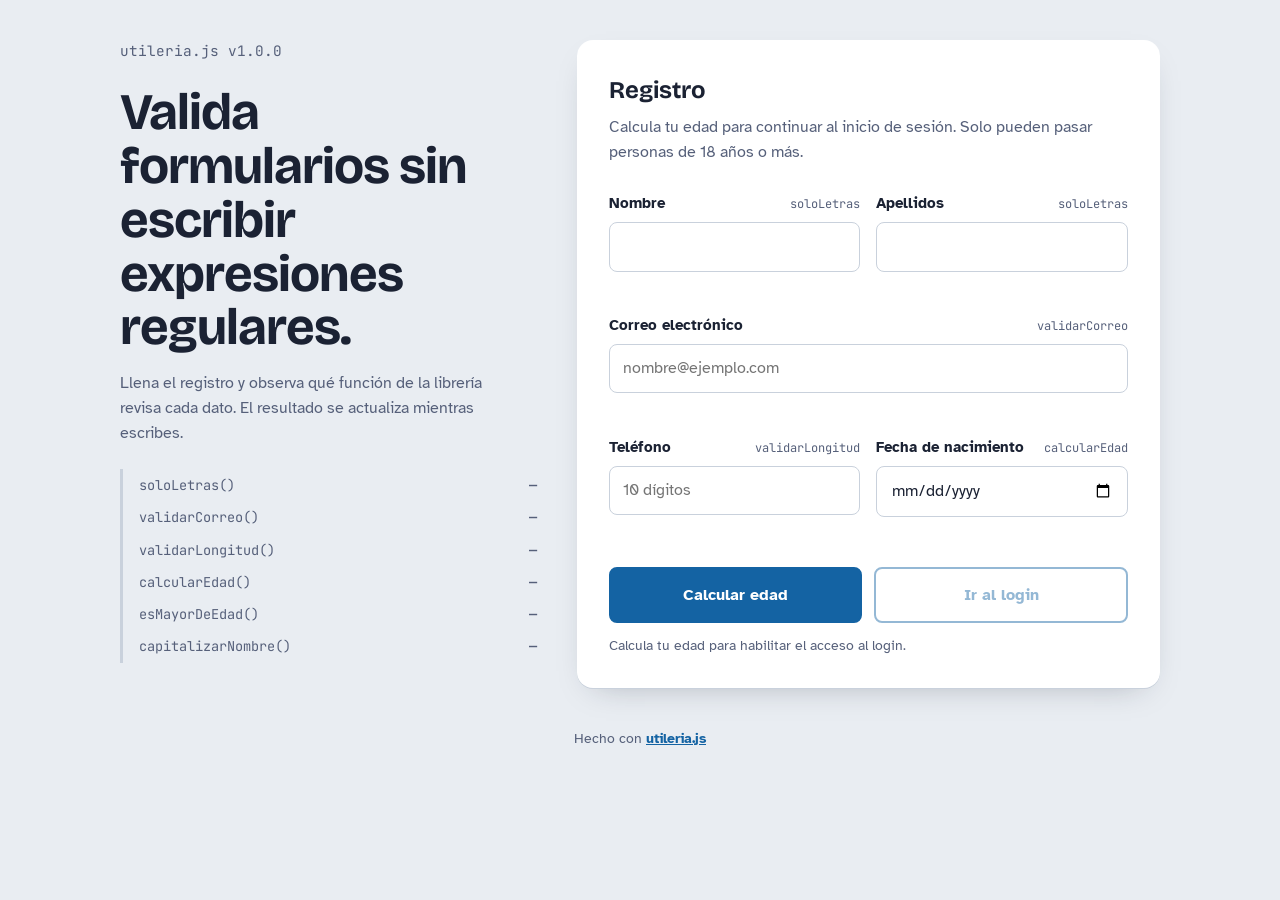
<file: index.html>
<!DOCTYPE html>
<html lang="es">
<head>
  <meta charset="UTF-8">
  <meta name="viewport" content="width=device-width, initial-scale=1">
  <title>utileria.js · Registro</title>
  <link rel="preconnect" href="https://fonts.googleapis.com">
  <link rel="preconnect" href="https://fonts.gstatic.com" crossorigin>
  <link href="https://fonts.googleapis.com/css2?family=Atkinson+Hyperlegible:wght@400;700&family=Bricolage+Grotesque:opsz,wght@12..96,700;12..96,800&family=JetBrains+Mono:wght@400;600&display=swap" rel="stylesheet">
  <link rel="stylesheet" href="css/styles.css">
</head>
<body>

  <main class="pagina">

    <!-- Columna izquierda: presentación y tablero en vivo -->
    <section class="intro" aria-labelledby="titulo">
      <p class="marca">utileria.js v1.0.0</p>
      <h1 id="titulo">Valida formularios sin escribir expresiones regulares.</h1>
      <p>Llena el registro y observa qué función de la librería revisa cada dato. El resultado se actualiza mientras escribes.</p>

      <ul class="tablero" aria-live="polite">
        <li id="t-soloLetras"><span>soloLetras()</span><span class="resultado">—</span></li>
        <li id="t-validarCorreo"><span>validarCorreo()</span><span class="resultado">—</span></li>
        <li id="t-validarLongitud"><span>validarLongitud()</span><span class="resultado">—</span></li>
        <li id="t-calcularEdad"><span>calcularEdad()</span><span class="resultado">—</span></li>
        <li id="t-esMayorDeEdad"><span>esMayorDeEdad()</span><span class="resultado">—</span></li>
        <li id="t-capitalizarNombre"><span>capitalizarNombre()</span><span class="resultado">—</span></li>
      </ul>
    </section>

    <!-- Columna derecha: formulario -->
    <section class="panel" aria-labelledby="titulo-form">
      <h2 id="titulo-form">Registro</h2>
      <p>Calcula tu edad para continuar al inicio de sesión. Solo pueden pasar personas de 18 años o más.</p>

      <form id="formRegistro" novalidate>
        <div class="fila">
          <div class="campo" data-campo="nombre">
            <label for="nombre">Nombre <code>soloLetras</code></label>
            <input type="text" id="nombre" name="nombre" autocomplete="given-name">
            <p class="mensaje" id="msg-nombre"></p>
          </div>

          <div class="campo" data-campo="apellidos">
            <label for="apellidos">Apellidos <code>soloLetras</code></label>
            <input type="text" id="apellidos" name="apellidos" autocomplete="family-name">
            <p class="mensaje" id="msg-apellidos"></p>
          </div>
        </div>

        <div class="campo" data-campo="correo">
          <label for="correo">Correo electrónico <code>validarCorreo</code></label>
          <input type="email" id="correo" name="correo" autocomplete="email" placeholder="nombre@ejemplo.com">
          <p class="mensaje" id="msg-correo"></p>
        </div>

        <div class="fila">
          <div class="campo" data-campo="telefono">
            <label for="telefono">Teléfono <code>validarLongitud</code></label>
            <input type="tel" id="telefono" name="telefono" inputmode="numeric" maxlength="10" autocomplete="tel" placeholder="10 dígitos">
            <p class="mensaje" id="msg-telefono"></p>
          </div>

          <div class="campo" data-campo="fecha">
            <label for="fecha">Fecha de nacimiento <code>calcularEdad</code></label>
            <input type="date" id="fecha" name="fecha">
            <p class="mensaje" id="msg-fecha"></p>
          </div>
        </div>

        <div class="acciones">
          <button type="button" class="boton boton--principal" id="btnCalcular">Calcular edad</button>
          <button type="button" class="boton boton--secundario" id="btnLogin" disabled>Ir al login</button>
        </div>
        <p class="nota-boton" id="notaLogin">Calcula tu edad para habilitar el acceso al login.</p>
        <p class="aviso aviso--error" id="avisoForm" role="alert" hidden></p>
      </form>
    </section>

    <footer class="pie">
      Hecho con <a class="enlace" href="https://github.com/USUARIO/Actividad2">utileria.js</a>
    </footer>
  </main>

  <!-- Ventana modal con la edad calculada -->
  <dialog class="modal" id="modalEdad" aria-labelledby="modalTitulo">
    <div class="modal__cuerpo">
      <h3 id="modalTitulo">Tu edad</h3>
      <p class="modal__edad" id="modalEdadNumero">0</p>
      <p class="modal__unidad">años cumplidos</p>
      <p class="modal__veredicto" id="modalVeredicto"></p>
      <p class="modal__codigo" id="modalCodigo"></p>
      <button type="button" class="boton boton--principal" id="btnCerrarModal">Entendido</button>
    </div>
  </dialog>

  <script src="js/utileria.js"></script>
  <script src="js/index.js"></script>
</body>
</html>
</file>
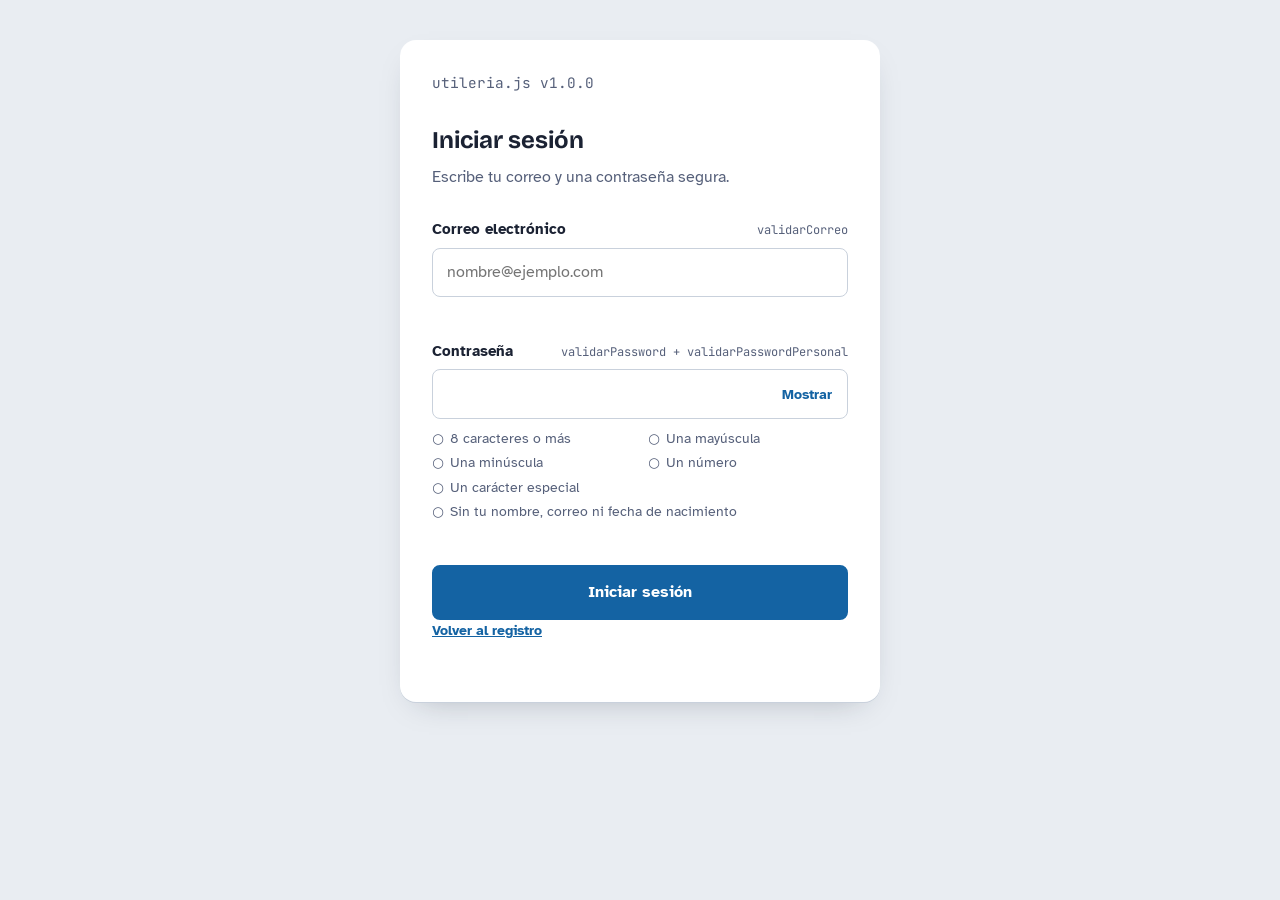
<file: login.html>
<!DOCTYPE html>
<html lang="es">
<head>
  <meta charset="UTF-8">
  <meta name="viewport" content="width=device-width, initial-scale=1">
  <title>utileria.js · Iniciar sesión</title>
  <link rel="preconnect" href="https://fonts.googleapis.com">
  <link rel="preconnect" href="https://fonts.gstatic.com" crossorigin>
  <link href="https://fonts.googleapis.com/css2?family=Atkinson+Hyperlegible:wght@400;700&family=Bricolage+Grotesque:opsz,wght@12..96,700;12..96,800&family=JetBrains+Mono:wght@400;600&display=swap" rel="stylesheet">
  <link rel="stylesheet" href="css/styles.css">
</head>
<body>

  <main class="pagina pagina--centrada">
    <section class="panel" aria-labelledby="titulo-login">
      <p class="marca">utileria.js v1.0.0</p>
      <h2 id="titulo-login">Iniciar sesión</h2>
      <p id="saludo">Escribe tu correo y una contraseña segura.</p>

      <form id="formLogin" novalidate>
        <div class="campo" data-campo="correo">
          <label for="correo">Correo electrónico <code>validarCorreo</code></label>
          <input type="email" id="correo" name="correo" autocomplete="email" placeholder="nombre@ejemplo.com">
          <p class="mensaje" id="msg-correo"></p>
        </div>

        <div class="campo" data-campo="password">
          <label for="password">Contraseña <code>validarPassword + validarPasswordPersonal</code></label>
          <div class="con-boton">
            <input type="password" id="password" name="password" autocomplete="current-password" aria-describedby="requisitos">
            <button type="button" class="boton-ver" id="btnVer" aria-pressed="false">Mostrar</button>
          </div>
          <ul class="requisitos" id="requisitos" aria-live="polite">
            <li data-req="longitud">8 caracteres o más</li>
            <li data-req="mayuscula">Una mayúscula</li>
            <li data-req="minuscula">Una minúscula</li>
            <li data-req="numero">Un número</li>
            <li data-req="especial">Un carácter especial</li>
            <li data-req="personal">Sin tu nombre, correo ni fecha de nacimiento</li>
          </ul>
          <p class="mensaje" id="msg-password"></p>
        </div>

        <div class="acciones">
          <button type="submit" class="boton boton--principal">Iniciar sesión</button>
        </div>
        <p class="aviso" id="resultado" role="status" hidden></p>
      </form>

      <p class="nota-boton"><a class="enlace" href="index.html">Volver al registro</a></p>
    </section>
  </main>

  <script src="js/utileria.js"></script>
  <script src="js/login.js"></script>
</body>
</html>
</file>
<file: css/styles.css>
:root {
  --fondo: #E9EDF2;
  --papel: #FFFFFF;
  --tinta: #1B2233;
  --tinta-suave: #56607A;
  --borde: #C9D1DC;
  --azul: #1463A3;
  --azul-hondo: #0D4675;
  --ok: #1E7A4C;
  --ok-fondo: #E3F3EA;
  --error: #B42318;
  --error-fondo: #FDECEA;
  --codigo-fondo: #F1F4F8;

  --fuente-titulo: "Bricolage Grotesque", "Segoe UI", system-ui, sans-serif;
  --fuente-texto: "Atkinson Hyperlegible", "Segoe UI", system-ui, sans-serif;
  --fuente-codigo: "JetBrains Mono", Consolas, "Courier New", monospace;

  --radio-campo: 8px;
  --radio-panel: 16px;
}

*,
*::before,
*::after {
  box-sizing: border-box;
}

body {
  margin: 0;
  min-height: 100vh;
  background: var(--fondo);
  color: var(--tinta);
  font-family: var(--fuente-texto);
  font-size: 1rem;
  line-height: 1.55;
}

.pagina {
  max-width: 1080px;
  margin: 0 auto;
  padding: 2.5rem 1.25rem 4rem;
  display: grid;
  grid-template-columns: minmax(0, 5fr) minmax(0, 7fr);
  gap: 2.5rem;
  align-items: start;
}

.pagina--centrada {
  grid-template-columns: minmax(0, 480px);
  justify-content: center;
}

.intro {
  position: sticky;
  top: 2rem;
}

.marca {
  font-family: var(--fuente-codigo);
  font-size: 0.9rem;
  color: var(--azul);
  margin: 0 0 1.25rem;
}

.intro h1 {
  font-family: var(--fuente-titulo);
  font-weight: 700;
  font-size: clamp(2.2rem, 4.5vw, 3.2rem);
  line-height: 1.05;
  letter-spacing: -0.02em;
  margin: 0 0 1rem;
}

.intro p {
  color: var(--tinta-suave);
  max-width: 38ch;
  margin: 0 0 1.5rem;
}

.tablero {
  list-style: none;
  margin: 0;
  padding: 0;
  border-left: 3px solid var(--borde);
}

.tablero li {
  display: flex;
  justify-content: space-between;
  gap: 1rem;
  padding: 0.35rem 0 0.35rem 1rem;
  font-family: var(--fuente-codigo);
  font-size: 0.85rem;
  color: var(--tinta-suave);
  transition: color 0.2s;
}

.tablero li[data-estado="ok"] {
  color: var(--ok);
}

.tablero li[data-estado="error"] {
  color: var(--error);
}

.tablero .resultado {
  font-weight: 600;
}

.panel {
  background: var(--papel);
  border-radius: var(--radio-panel);
  padding: 2rem;
  box-shadow: 0 1px 0 var(--borde), 0 12px 32px -18px rgba(27, 34, 51, 0.35);
}

.panel h2 {
  font-family: var(--fuente-titulo);
  font-size: 1.5rem;
  margin: 0 0 0.35rem;
}

.panel > p {
  color: var(--tinta-suave);
  margin: 0 0 1.75rem;
}

.fila {
  display: grid;
  grid-template-columns: 1fr 1fr;
  gap: 1rem;
}

.campo {
  margin-bottom: 1.25rem;
}

.campo label {
  display: flex;
  justify-content: space-between;
  align-items: baseline;
  gap: 0.5rem;
  font-weight: 700;
  font-size: 0.95rem;
  margin-bottom: 0.4rem;
}

.campo label code {
  font-family: var(--fuente-codigo);
  font-weight: 400;
  font-size: 0.75rem;
  color: var(--tinta-suave);
}

.opcional {
  font-weight: 400;
  color: var(--tinta-suave);
}

.campo input {
  width: 100%;
  padding: 0.7rem 0.85rem;
  font: inherit;
  color: var(--tinta);
  background: var(--papel);
  border: 1.5px solid var(--borde);
  border-radius: var(--radio-campo);
  transition: border-color 0.15s, background-color 0.15s;
}

.campo input:focus {
  outline: 3px solid rgba(20, 99, 163, 0.25);
  outline-offset: 1px;
  border-color: var(--azul);
}

.campo.es-valido input {
  border-color: var(--ok);
}

.campo.es-invalido input {
  border-color: var(--error);
  background: var(--error-fondo);
}

.mensaje {
  min-height: 1.3em;
  margin: 0.3rem 0 0;
  font-size: 0.85rem;
  color: var(--error);
}

.campo.es-valido .mensaje {
  color: var(--ok);
}

.con-boton {
  position: relative;
}

.con-boton input {
  padding-right: 5.5rem;
}

.boton-ver {
  position: absolute;
  right: 0.4rem;
  top: 50%;
  transform: translateY(-50%);
  border: 0;
  background: transparent;
  color: var(--azul);
  font: inherit;
  font-size: 0.85rem;
  font-weight: 700;
  padding: 0.35rem 0.6rem;
  border-radius: 6px;
  cursor: pointer;
}

.boton-ver:hover {
  background: var(--codigo-fondo);
}

.requisitos {
  list-style: none;
  margin: 0.6rem 0 0;
  padding: 0;
  display: grid;
  grid-template-columns: 1fr 1fr;
  gap: 0.2rem 1rem;
  font-size: 0.85rem;
  color: var(--tinta-suave);
}

.requisitos li::before {
  content: "○";
  display: inline-block;
  width: 1.3em;
}

.requisitos li.cumple {
  color: var(--ok);
}

.requisitos li.cumple::before {
  content: "●";
}

.acciones {
  display: flex;
  flex-wrap: wrap;
  gap: 0.75rem;
  margin-top: 0.5rem;
}

.boton {
  flex: 1 1 180px;
  padding: 0.85rem 1.2rem;
  font: inherit;
  font-weight: 700;
  border-radius: var(--radio-campo);
  cursor: pointer;
  border: 2px solid var(--azul);
  transition: background-color 0.15s, color 0.15s, opacity 0.15s;
}

.boton--principal {
  background: var(--azul);
  color: #fff;
}

.boton--principal:hover {
  background: var(--azul-hondo);
  border-color: var(--azul-hondo);
}

.boton--secundario {
  background: transparent;
  color: var(--azul);
}

.boton--secundario:hover:not(:disabled) {
  background: var(--codigo-fondo);
}

.boton:disabled {
  opacity: 0.45;
  cursor: not-allowed;
}

.boton:focus-visible,
.boton-ver:focus-visible,
.enlace:focus-visible {
  outline: 3px solid rgba(20, 99, 163, 0.4);
  outline-offset: 2px;
}

.nota-boton {
  margin: 0.75rem 0 0;
  font-size: 0.85rem;
  color: var(--tinta-suave);
}

.aviso {
  margin: 1rem 0 0;
  padding: 0.75rem 1rem;
  border-radius: var(--radio-campo);
  font-size: 0.95rem;
}

.aviso[hidden] {
  display: none;
}

.aviso--error {
  background: var(--error-fondo);
  color: var(--error);
}

.aviso--ok {
  background: var(--ok-fondo);
  color: var(--ok);
}

.enlace {
  color: var(--azul);
  font-weight: 700;
}

.modal {
  border: 0;
  padding: 0;
  border-radius: var(--radio-panel);
  width: min(420px, calc(100% - 2rem));
  color: var(--tinta);
  box-shadow: 0 24px 64px -20px rgba(27, 34, 51, 0.5);
}

.modal::backdrop {
  background: rgba(27, 34, 51, 0.55);
}

.modal[open] {
  animation: aparecer 0.22s ease-out;
}

.modal__cuerpo {
  padding: 2rem;
  text-align: center;
}

.modal__edad {
  font-family: var(--fuente-titulo);
  font-weight: 800;
  font-size: 5.5rem;
  line-height: 1;
  margin: 0.5rem 0 0.25rem;
  color: var(--azul);
}

.modal__unidad {
  font-size: 1.1rem;
  color: var(--tinta-suave);
  margin: 0 0 1.25rem;
}

.modal__veredicto {
  margin: 0 0 1.5rem;
  padding: 0.6rem 1rem;
  border-radius: var(--radio-campo);
  font-weight: 700;
}

.modal__veredicto.mayor {
  background: var(--ok-fondo);
  color: var(--ok);
}

.modal__veredicto.menor {
  background: var(--error-fondo);
  color: var(--error);
}

.modal__codigo {
  font-family: var(--fuente-codigo);
  font-size: 0.8rem;
  color: var(--tinta-suave);
  background: var(--codigo-fondo);
  border-radius: 6px;
  padding: 0.5rem;
  margin: 0 0 1.5rem;
  overflow-x: auto;
  white-space: nowrap;
}

.modal h3 {
  font-family: var(--fuente-titulo);
  margin: 0;
  font-size: 1.2rem;
}

@keyframes aparecer {
  from {
    opacity: 0;
    transform: translateY(12px) scale(0.98);
  }
  to {
    opacity: 1;
    transform: none;
  }
}

.pie {
  grid-column: 1 / -1;
  font-size: 0.85rem;
  color: var(--tinta-suave);
  text-align: center;
}

@media (max-width: 820px) {
  .pagina {
    grid-template-columns: 1fr;
    gap: 1.75rem;
    padding-top: 1.5rem;
  }

  .intro {
    position: static;
  }
}

@media (max-width: 520px) {
  .fila,
  .requisitos {
    grid-template-columns: 1fr;
  }

  .panel {
    padding: 1.5rem 1.25rem;
  }
}

@media (prefers-reduced-motion: reduce) {
  *,
  *::before,
  *::after {
    animation: none !important;
    transition: none !important;
  }
}

.requisitos li[data-req="personal"] {
  grid-column: 1 / -1;
}
</file>
